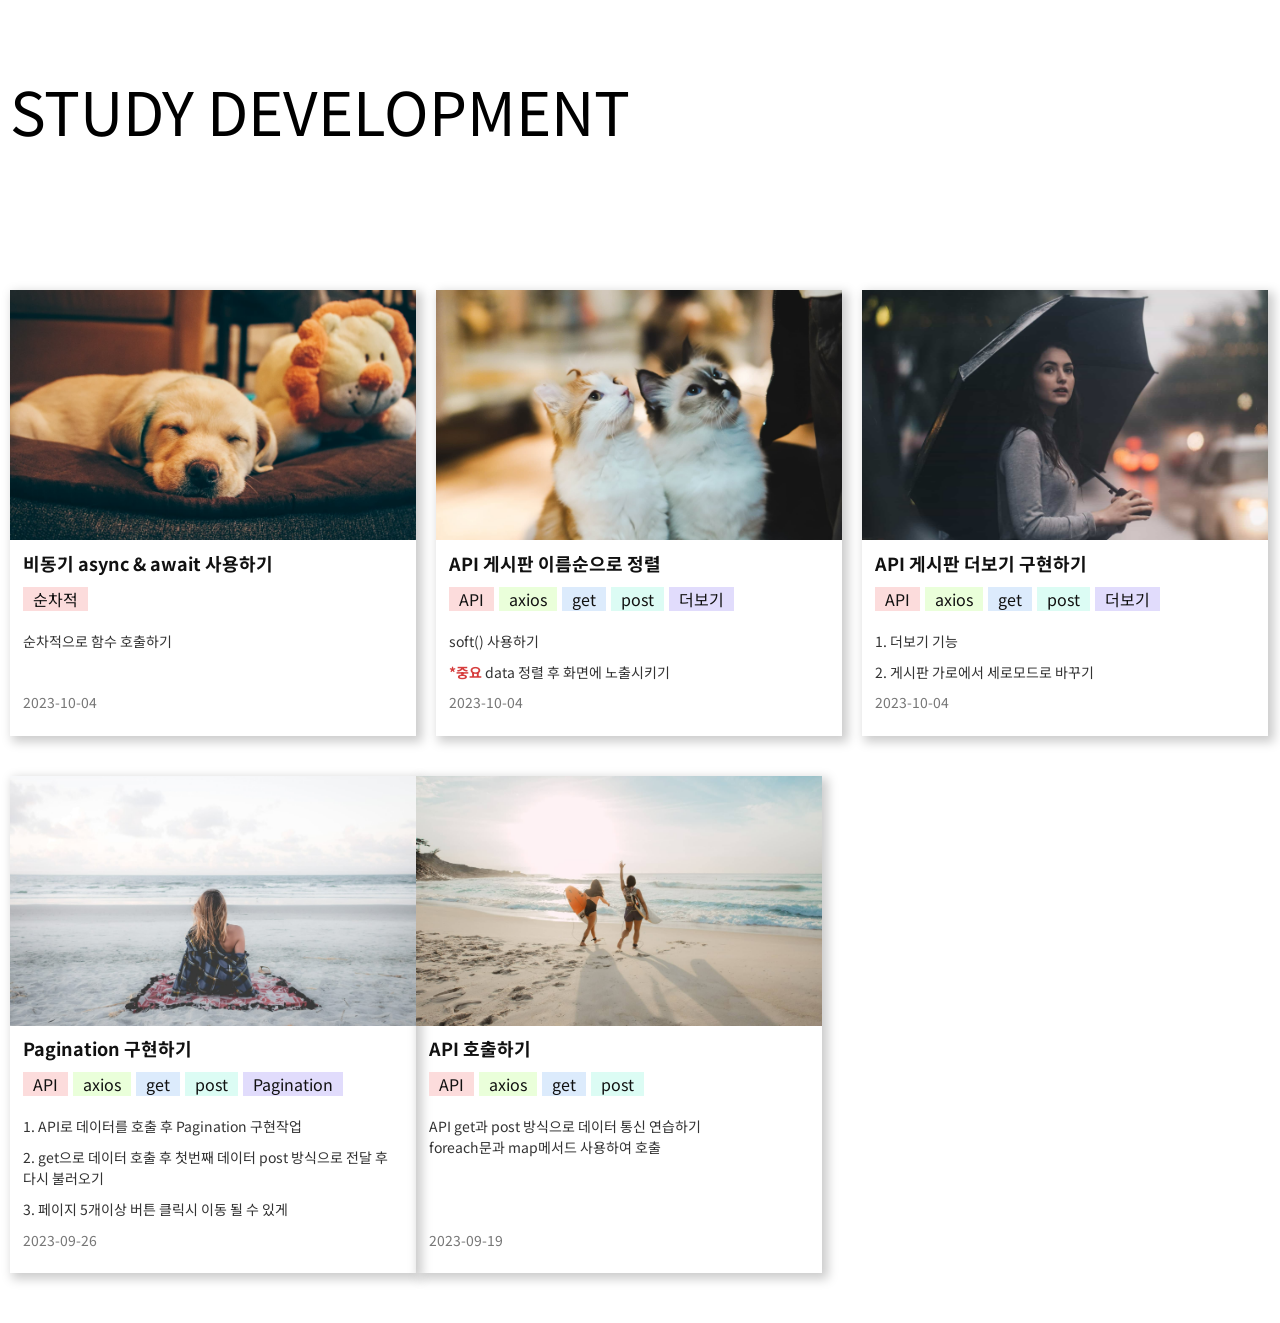
<file: index.html>
<!DOCTYPE html>
<html lang="en">

<head>
    <meta charset="UTF-8">
    <meta name="viewport" content="width=device-width, initial-scale=1.0">
    <title>API 메인</title>

    <link rel="preconnect" href="https://fonts.googleapis.com">
    <link rel="preconnect" href="https://fonts.gstatic.com" crossorigin>
    <link href="https://fonts.googleapis.com/css2?family=Noto+Sans+KR:wght@100;200;300;400;500;600;700;800;900&display=swap" rel="stylesheet">
    <link rel="stylesheet" href="./resource/css/reset.css">
    <link rel="stylesheet" href="./resource/css/page.css">

</head>

<body>
    <div class="wrap">
        <h1>study development</h1>

        <ul class="list">
            <li class="item">
                <a href="./study/함수호출하기.html" class="list__link">
                    <div class="list__box">
                        <img src="./resource/image/img01.jpg" class="list__img" alt="">
                    </div>
                    <div class="list__text-box">
                        <h2 class="list__title">비동기 async & await 사용하기</h2>
                        <div class="list__category">
                            <span>순차적</span>
                        </div>
                        <p class="list__desc">순차적으로 함수 호출하기</p>
                        <p class="list__date">2023-10-04</p>
                    </div>
                </a>
            </li>
            <li class="item">
                <a href="./page/paging3.html" class="list__link">
                    <div class="list__box">
                        <img src="./resource/image/img07.jpg" class="list__img" alt="">
                    </div>
                    <div class="list__text-box">
                        <h2 class="list__title">API 게시판 이름순으로 정렬</h2>
                        <div class="list__category">
                            <span>API</span>
                            <span>axios</span>
                            <span>get</span>
                            <span>post</span>
                            <span>더보기</span>
                        </div>
                        <p class="list__desc">soft() 사용하기</p>
                        <p class="list__desc"><span class="red">*중요</span> data 정렬 후 화면에 노출시키기</p>
                        <p class="list__date">2023-10-04</p>
                    </div>
                </a>
            </li>

            <li class="item">
                <a href="./page/paging2.html" class="list__link">
                    <div class="list__box">
                        <img src="./resource/image/img05.jpg" class="list__img" alt="">
                    </div>
                    <div class="list__text-box">
                        <h2 class="list__title">API 게시판 더보기 구현하기</h2>
                        <div class="list__category">
                            <span>API</span>
                            <span>axios</span>
                            <span>get</span>
                            <span>post</span>
                            <span>더보기</span>
                        </div>
                        <p class="list__desc">1. 더보기 기능</p>
                        <p class="list__desc">2. 게시판 가로에서 세로모드로 바꾸기</p>
                        <p class="list__date">2023-10-04</p>
                    </div>
                </a>
            </li>

            <li class="item">
                <a href="./page/paging.html" class="list__link">
                    <div class="list__box">
                        <img src="./resource/image/img02.jpg" class="list__img" alt="">
                    </div>
                    <div class="list__text-box">
                        <h2 class="list__title">Pagination 구현하기</h2>
                        <div class="list__category">
                            <span>API</span>
                            <span>axios</span>
                            <span>get</span>
                            <span>post</span>
                            <span>Pagination</span>
                        </div>
                        <p class="list__desc">1. API로 데이터를 호출 후 Pagination 구현작업 <br></p>
                        <p class="list__desc">2. get으로 데이터 호출 후 첫번째 데이터 post 방식으로 전달 후 다시 불러오기</p>
                        <p class="list__desc">3. 페이지 5개이상 버튼 클릭시 이동 될 수 있게</p>
                        <p class="list__date">2023-09-26</p>
                    </div>
                </a>
            </li>

            <li class="item">
                <a href="./page/api호출.html" class="list__link">
                    <div class="list__box">
                        <img src="./resource/image/img03.jpg" class="list__img" alt="">
                    </div>
                    <div class="list__text-box">
                        <h2 class="list__title">API 호출하기</h2>
                        <div class="list__category">
                            <span>API</span>
                            <span>axios</span>
                            <span>get</span>
                            <span>post</span>
                        </div>
                        <p class="list__desc">API get과 post 방식으로 데이터 통신 연습하기 <br> foreach문과 map메서드 사용하여 호출</p>
                        <p class="list__date">2023-09-19</p>
                    </div>
                </a>
            </li>


        </ul>
    </div>


    <script src="https://cdnjs.cloudflare.com/ajax/libs/gsap/3.9.0/gsap.min.js"></script>
    <script>
        gsap.from("h1", { delay: .7, duration: 1, opacity: 0, y: 30 })
        gsap.from(".list", { delay: 1, duration: 1, opacity: 0, y: 50 })
    </script>

</body>

</html>
</file>
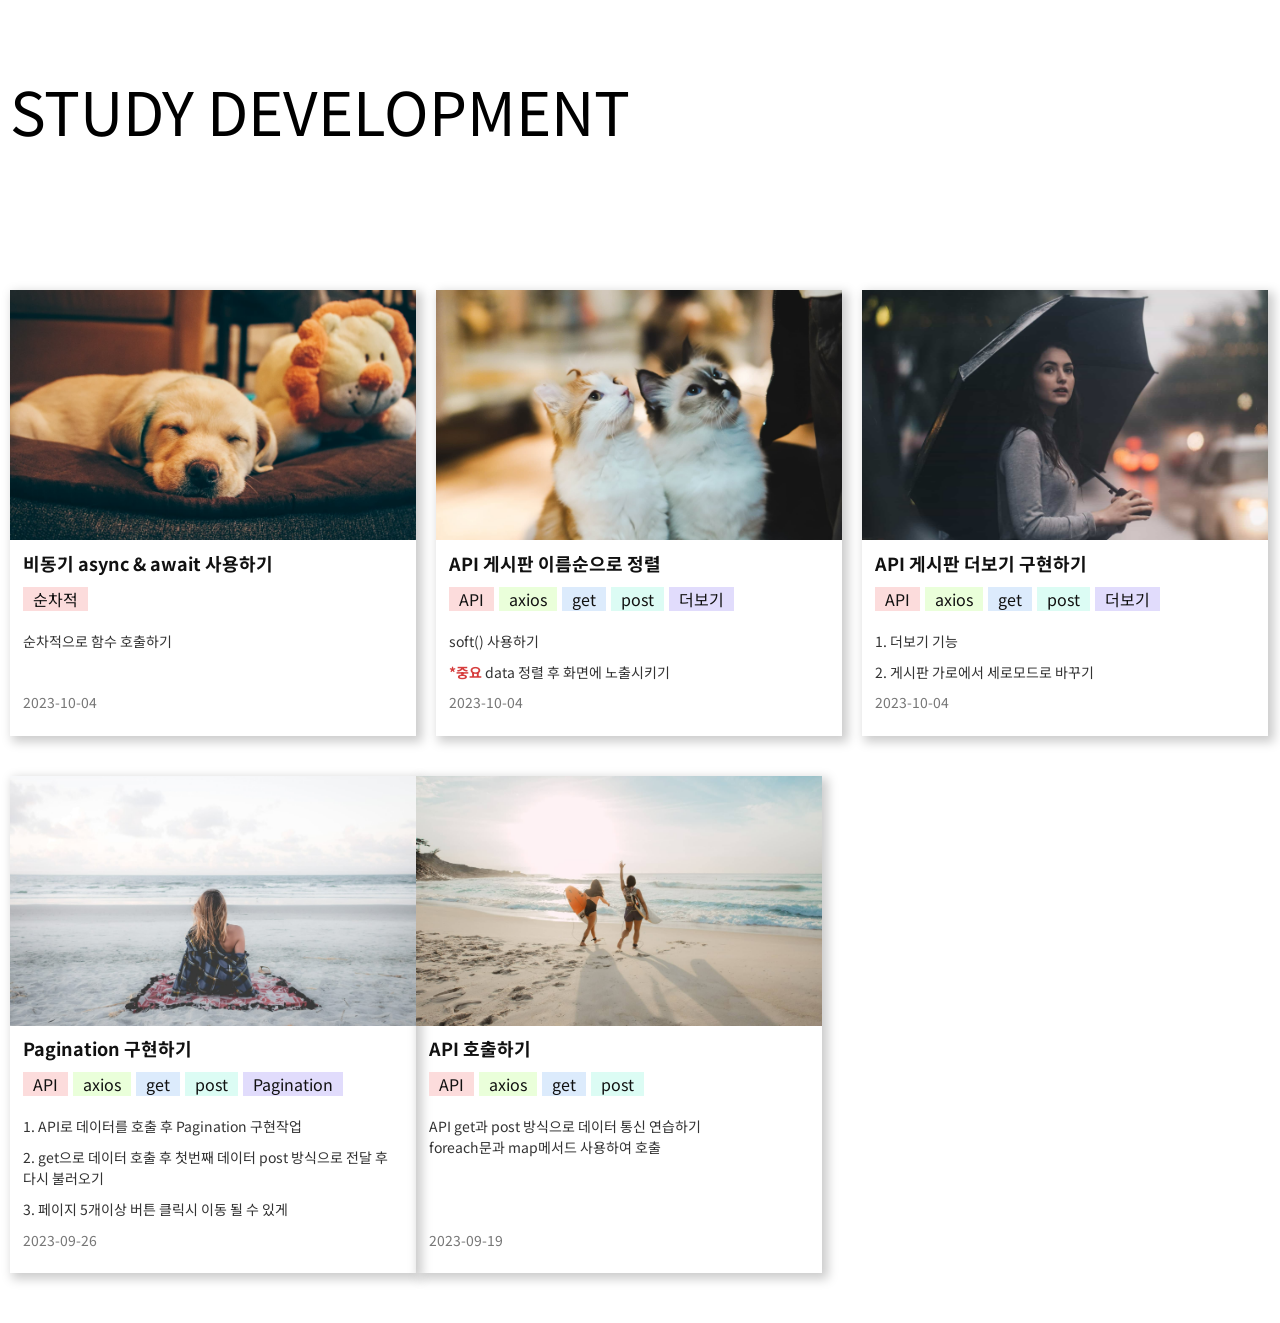
<file: page/index.html>
<!DOCTYPE html>
<html lang="en">

<head>
    <meta charset="UTF-8">
    <meta name="viewport" content="width=device-width, initial-scale=1.0">
    <title>API 메인</title>

    <link rel="preconnect" href="https://fonts.googleapis.com">
    <link rel="preconnect" href="https://fonts.gstatic.com" crossorigin>
    <link href="https://fonts.googleapis.com/css2?family=Noto+Sans+KR:wght@100;200;300;400;500;600;700;800;900&display=swap" rel="stylesheet">
    <link rel="stylesheet" href="../resource/css/reset.css">
    <link rel="stylesheet" href="../resource/css/page.css">

</head>

<body>
    <div class="wrap">
        <h1>study development</h1>

        <ul class="list">
            <li class="item">
                <a href="../study/함수호출하기.html" class="list__link">
                    <div class="list__box">
                        <img src="../resource/image/img01.jpg" class="list__img" alt="">
                    </div>
                    <div class="list__text-box">
                        <h2 class="list__title">비동기 async & await 사용하기</h2>
                        <div class="list__category">
                            <span>순차적</span>
                        </div>
                        <p class="list__desc">순차적으로 함수 호출하기</p>
                        <p class="list__date">2023-10-04</p>
                    </div>
                </a>
            </li>
            <li class="item">
                <a href="./paging3.html" class="list__link">
                    <div class="list__box">
                        <img src="../resource/image/img07.jpg" class="list__img" alt="">
                    </div>
                    <div class="list__text-box">
                        <h2 class="list__title">API 게시판 이름순으로 정렬</h2>
                        <div class="list__category">
                            <span>API</span>
                            <span>axios</span>
                            <span>get</span>
                            <span>post</span>
                            <span>더보기</span>
                        </div>
                        <p class="list__desc">soft() 사용하기</p>
                        <p class="list__desc"><span class="red">*중요</span> data 정렬 후 화면에 노출시키기</p>
                        <p class="list__date">2023-10-04</p>
                    </div>
                </a>
            </li>

            <li class="item">
                <a href="./paging2.html" class="list__link">
                    <div class="list__box">
                        <img src="../resource/image/img05.jpg" class="list__img" alt="">
                    </div>
                    <div class="list__text-box">
                        <h2 class="list__title">API 게시판 더보기 구현하기</h2>
                        <div class="list__category">
                            <span>API</span>
                            <span>axios</span>
                            <span>get</span>
                            <span>post</span>
                            <span>더보기</span>
                        </div>
                        <p class="list__desc">1. 더보기 기능</p>
                        <p class="list__desc">2. 게시판 가로에서 세로모드로 바꾸기</p>
                        <p class="list__date">2023-10-04</p>
                    </div>
                </a>
            </li>

            <li class="item">
                <a href="./paging.html" class="list__link">
                    <div class="list__box">
                        <img src="../resource/image/img02.jpg" class="list__img" alt="">
                    </div>
                    <div class="list__text-box">
                        <h2 class="list__title">Pagination 구현하기</h2>
                        <div class="list__category">
                            <span>API</span>
                            <span>axios</span>
                            <span>get</span>
                            <span>post</span>
                            <span>Pagination</span>
                        </div>
                        <p class="list__desc">1. API로 데이터를 호출 후 Pagination 구현작업 <br></p>
                        <p class="list__desc">2. get으로 데이터 호출 후 첫번째 데이터 post 방식으로 전달 후 다시 불러오기</p>
                        <p class="list__desc">3. 페이지 5개이상 버튼 클릭시 이동 될 수 있게</p>
                        <p class="list__date">2023-09-26</p>
                    </div>
                </a>
            </li>

            <li class="item">
                <a href="./api호출.html" class="list__link">
                    <div class="list__box">
                        <img src="../resource/image/img03.jpg" class="list__img" alt="">
                    </div>
                    <div class="list__text-box">
                        <h2 class="list__title">API 호출하기</h2>
                        <div class="list__category">
                            <span>API</span>
                            <span>axios</span>
                            <span>get</span>
                            <span>post</span>
                        </div>
                        <p class="list__desc">API get과 post 방식으로 데이터 통신 연습하기 <br> foreach문과 map메서드 사용하여 호출</p>
                        <p class="list__date">2023-09-19</p>
                    </div>
                </a>
            </li>


        </ul>
    </div>


    <script src="https://cdnjs.cloudflare.com/ajax/libs/gsap/3.9.0/gsap.min.js"></script>
    <script>
        gsap.from("h1", { delay: .7, duration: 1, opacity: 0, y: 30 })
        gsap.from(".list", { delay: 1, duration: 1, opacity: 0, y: 50 })
    </script>

</body>

</html>
</file>
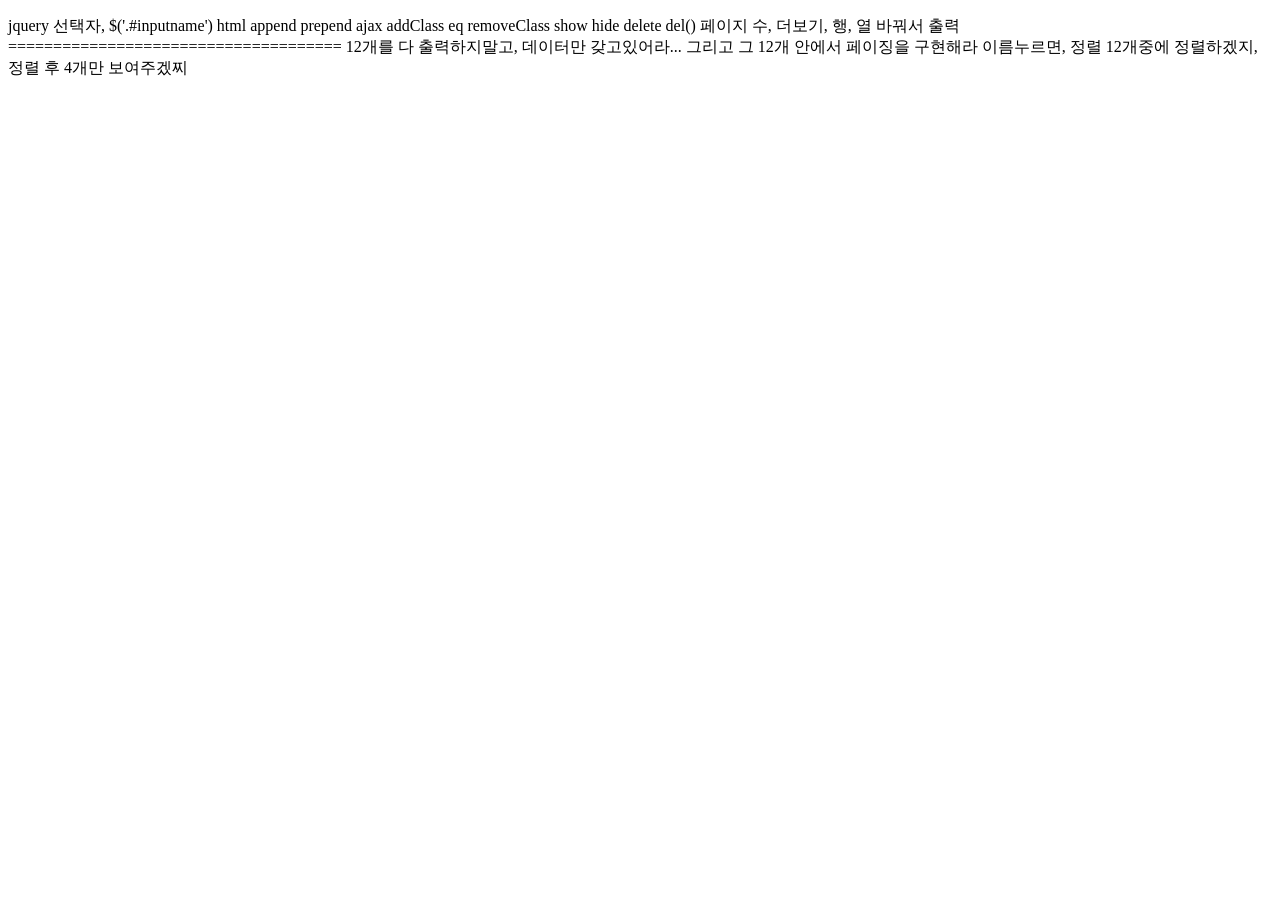
<file: api호출2.html>
<!DOCTYPE html>
<html lang="en">

<head>
    <meta charset="UTF-8">
    <meta name="viewport" content="width=device-width, initial-scale=1.0">
    <title>Document</title>
</head>

<body>
    <p>
        jquery
        선택자,
        $('.#inputname')

        html
        append
        prepend
        ajax
        addClass
        eq
        removeClass
        show
        hide

        delete
        del()


        페이지 수,

        더보기,

        행, 열 바꿔서 출력



        =====================================
        12개를 다 출력하지말고, 데이터만 갖고있어라...

        그리고 그 12개 안에서 페이징을 구현해라

        이름누르면, 정렬
        12개중에 정렬하겠지, 정렬 후 4개만 보여주겠찌
    </p>
</body>

</html>
</file>
<file: resource/css/page.css>
/* color */
.red {font-weight: bold; color: rgb(214, 61, 61);}

* {
    font-family: 'Noto Sans KR', sans-serif !important;
}
.wrap {overflow: hidden; padding: 100px;}
.box {margin-top: 50px;}
.tit {margin-bottom: 100px; word-break: keep-all;}
th {font-weight: bold; font-size: 20px;}
td {vertical-align: middle; height: 150px;}


.btn {display: inline-block; width: 200px; height: 40px; margin-bottom: 10px; background: #fff; border: 1px solid #ccc !important;}
.paging {display: flex; justify-content: center; width: 100%; margin-top: 50px;}
.paging__list {display: flex;}
.paging-item {display: flex; justify-content: center; align-items: center; width: 35px; height: 35px; margin: 0 5px; border: 1px solid #ccc; box-sizing: border-box;}
.paging__inner { display: flex;}
.paging-item.no-show {opacity: 0; pointer-events: none;}
.paging-item.active {border: none; background-color: rgb(180, 180, 249); color: #fff;}
.table-layout {table-layout: auto;}


/* 메인 */
h1 {text-transform: uppercase; margin-top: 70px; font-size: 60px;}
.list {display: flex; flex-wrap: wrap; margin-top: 150px; padding-left: 0;}
.item { width: calc(25% - 20px); height: auto; margin-right: 20px; margin-bottom: 40px; box-shadow: 4px 4px 10px 2px #ccc; transition: all .5s;}
.item:hover {box-shadow: 4px 4px 10px 2px #b5d9eb;}
.item:nth-child(4n) {margin-right: 0;}
.list__box {overflow: hidden;}
.list__link {position: relative; display: inline-block; box-sizing: border-box; width: 100%; height: 100%;}
.item .list__img { width: 100%; height: 250px; object-fit: cover; transition: all 2s;}
.item:hover .list__img {transform: scale(1.2);}
.list__text-box { padding: 1vw; padding-bottom: calc(40px + 1vw);}
.list__title {font-size: calc(5px + .9vw); font-weight: bold;}
.list__category {display: flex; flex-wrap: wrap; margin-top: 15px;}
.list__category span {margin-right: 5px; margin-bottom: 10px; padding: 4px 10px;}
.list__category span:nth-child(1) {background-color: #fcdcdc;}
.list__category span:nth-child(2) {background-color: #eaffda;}
.list__category span:nth-child(3) {background-color: #dcebfc;}
.list__category span:nth-child(4) {background-color: #dcfcf4;}
.list__category span:nth-child(5) {background-color: #e1dcfc;}
.list__category span:nth-child(6) {background-color: #fcdcec;}
.list__category span:nth-child(7) {background-color: #fcdcdc;}
.list__category span:nth-child(8) {background-color: #eaffda;}
.list__category span:nth-child(9) {background-color: #dcebfc;}
.list__category span:nth-child(10) {background-color: #dcfcf4;}
.list__desc {margin-top: 10px; font-size: calc(5px + .6vw); color: #333; line-height: 1.5;}
.list__date {position: absolute; left: 1vw; bottom: calc(20px + .5vw);; margin-top: 20px; font-size: calc(5px + .5vw); color: #777;}

.more {display: flex; justify-content: center;}
.more a {padding: 10px 20px; background-color: rgb(167, 167, 252); color: #fff;}
.more__btn + a {margin-left: 10px;}

.board {min-width: 600px; overflow: scroll;}
table.vertical {display: flex; align-items: start; }
table.vertical thead {margin-right: 50px;}
table.vertical thead tr, 
table.vertical thead tr th { display:block; height: 150px;}

table.vertical tbody { display:block; oveflow-x:hidden; white-space:nowrap; }
table.vertical tbody tr { display:inline-block; }
table.vertical tbody tr td { display:block;}

.sort {position: relative; display: flex; align-items: center;}
.sort span { display: block; width: 0px; height: 0px; margin-left: 10px; border-bottom: 8px solid #666666; border-left: 6px solid transparent; border-right: 6px solid transparent; content: ''; transform: translateY(20%) rotate(180deg);}

/* 반응형 */
@media (max-width:1400px) {
    .wrap {padding: 10px;}
    .item {width: calc(100% / 3 - 14px);}
    .item:nth-child(3n) {margin-right: 0;}
    .list__title {font-size: 18px;}
    .list__date,
    .list__desc {font-size: 14px;}
}

@media (max-width:1000px) {
    .wrap {padding: 10px;}
    .item {width: calc(100% / 2 - 10px); margin-right: auto;}
    .item:nth-child(3n) {margin-right: auto;}
    .item:nth-child(2n) {margin-right: 0;}
    .box {overflow: scroll; padding-bottom: 30px;}
    .list__text-box {
        padding: 20px;
        padding-bottom: calc(50px);
    }

        .list__date {
            left: 20px;
            bottom: calc(20px);
        }
}

@media (max-width:720px) {
    h1 {font-size: 12vw;}
    .list {margin-top: 100px;}
    .item {width: 100%;}
    .list__text-box {
        padding: 20px;
        padding-bottom: calc(50px);
    }
}
</file>
